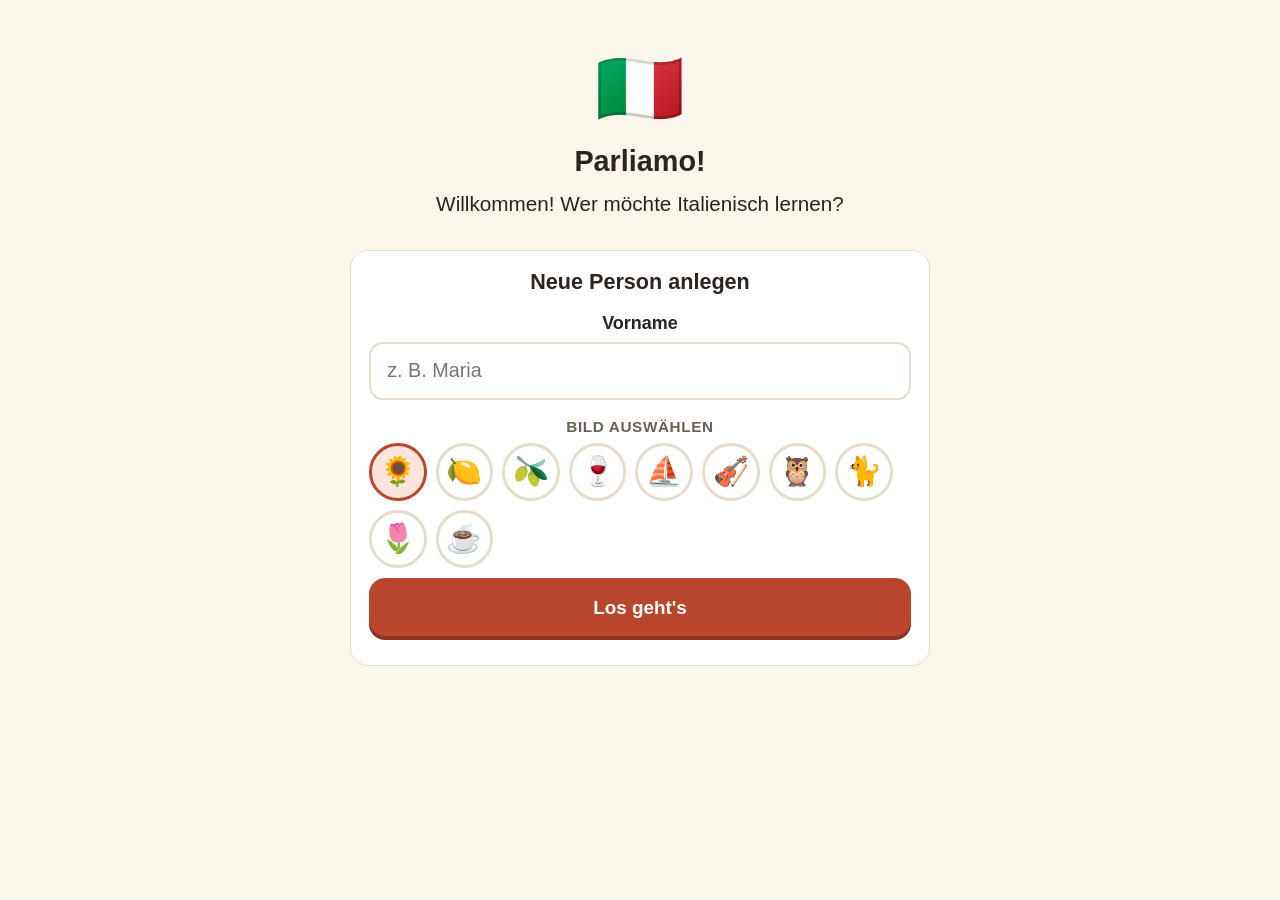
<file: index.html>
<!doctype html>
<html lang="de">
<head>
  <meta charset="utf-8">
  <meta name="viewport" content="width=device-width, initial-scale=1, viewport-fit=cover">
  <title>Parliamo! Italienisch lernen</title>
  <meta name="description" content="Italienisch lernen mit den eigenen Unterlagen aus dem Unterricht.">
  <meta name="theme-color" content="#fbf6ec">
  <meta name="apple-mobile-web-app-capable" content="yes">
  <meta name="mobile-web-app-capable" content="yes">
  <meta name="apple-mobile-web-app-title" content="Parliamo!">
  <meta name="apple-mobile-web-app-status-bar-style" content="default">
  <link rel="manifest" href="manifest.webmanifest">
  <link rel="apple-touch-icon" href="icons/icon-180.png">
  <link rel="icon" type="image/png" href="icons/icon-192.png">
  <link rel="stylesheet" href="css/style.css">
</head>
<body>
  <div id="app"></div>
  <noscript><p style="padding:2rem">Bitte JavaScript aktivieren, um die App zu nutzen.</p></noscript>
  <script type="module" src="js/app.js"></script>
</body>
</html>
</file>
<file: css/style.css>
:root {
  color-scheme: light;
  --bg: #fbf6ec; --card: #ffffff; --ink: #2b2420; --muted: #6b5f57; --line: #e6dccb;
  --primary: #b8452c; --primary-ink: #ffffff; --primary-dark: #8f3320;
  --green: #2f6b3c; --green-bg: #e3f1e2; --amber: #8a5a00; --amber-bg: #fdefd0;
  --accent-bg: #f3ead6; --sel: #fbe4dc; --radius: 18px;
}
* { box-sizing: border-box; -webkit-tap-highlight-color: transparent; }
html { font-size: 18px; -webkit-text-size-adjust: 100%; }
body { margin: 0; background: var(--bg); color: var(--ink); font-family: -apple-system, BlinkMacSystemFont, "Segoe UI", Roboto, sans-serif; line-height: 1.45; }
h1 { font-size: 1.6rem; margin: .2rem 0 .6rem; line-height: 1.2; }
h2 { font-size: 1.2rem; margin: 1rem 0 .4rem; line-height: 1.25; }
p { margin: .4rem 0; }
small { color: var(--muted); font-size: .85rem; }
button, input, select, textarea { font: inherit; color: inherit; }
button { cursor: pointer; }
:focus-visible { outline: 3px solid #1d5fa8; outline-offset: 2px; }

.page { max-width: 34rem; margin: 0 auto; padding-block: 1rem 6.5rem; padding-left: max(16px, env(safe-area-inset-left, 0px)); padding-right: max(16px, env(safe-area-inset-right, 0px)); }
.center { text-align: center; } .left { text-align: left; }
.muted { color: var(--muted); } .lead { font-size: 1.15rem; }
.label { font-size: .85rem; font-weight: 700; color: var(--muted); text-transform: uppercase; letter-spacing: .04em; margin: .9rem 0 .3rem; }
.row { display: flex; align-items: center; gap: .6rem; } .centerrow { justify-content: center; }
.grow { flex: 1; min-width: 0; } .stack { display: grid; gap: .6rem; margin: .8rem 0; }
.it { font-family: Georgia, "Times New Roman", serif; font-size: 1.2rem; } .xl { font-size: 1.9rem; margin: .2rem 0; }
.logo { font-size: 4rem; margin-top: 1rem; }

.card { background: var(--card); border: 1px solid var(--line); border-radius: var(--radius); padding: 1rem; margin: .9rem 0; }
.card h2:first-child, .card .label:first-child { margin-top: 0; }
.card.accent { background: var(--accent-bg); } .card.warn { background: var(--amber-bg); border-color: #e9cf95; }
.card.tap { cursor: pointer; }
details summary { cursor: pointer; font-weight: 600; padding: .5rem 0; min-height: 2.6rem; }

.btn { display: flex; align-items: center; justify-content: center; gap: .5rem; width: 100%; min-height: 3.2rem; padding: .7rem 1rem; margin: .6rem 0; border-radius: 16px; border: 2px solid transparent; font-weight: 700; font-size: 1.05rem; text-align: center; }
.btn.primary { background: var(--primary); color: var(--primary-ink); box-shadow: 0 4px 0 var(--primary-dark); }
.btn.primary:active { transform: translateY(3px); box-shadow: 0 1px 0 var(--primary-dark); }
.btn.ghost { background: var(--card); border-color: var(--line); }
.btn.danger { background: transparent; color: #a12a1c; border-color: #e2b7b0; }
.btn.huge { min-height: 4rem; font-size: 1.2rem; } .btn.big { min-height: 4.2rem; font-size: 1.3rem; justify-content: flex-start; }
.btn.slim { width: auto; min-height: 2.8rem; margin: 0; padding: .4rem .9rem; }
.btn:disabled { opacity: .45; box-shadow: none; }
.row .btn { margin: 0; }
.filebtn { position: relative; cursor: pointer; }
.filebtn input { position: absolute; inset: 0; opacity: 0; width: 100%; height: 100%; cursor: pointer; }
.back { background: none; border: 0; color: var(--primary); font-weight: 700; padding: .6rem .2rem; min-height: 2.8rem; }

label { display: block; font-weight: 600; margin: .8rem 0 .3rem; }
input[type=text], input[type=password], input[type=url], select, textarea { width: 100%; min-height: 3.2rem; padding: .7rem .9rem; border: 2px solid var(--line); border-radius: 14px; background: #fff; font-size: 1.1rem; }
textarea { min-height: 8rem; }

.top { display: flex; align-items: center; gap: .8rem; margin-bottom: .6rem; }
.top h1 { margin: 0; } .hello { margin: 0; color: var(--muted); } .top > div { flex: 1; }
.who { background: var(--card); border: 2px solid var(--line); border-radius: 50%; width: 3.4rem; height: 3.4rem; font-size: 1.7rem; }
.av { font-size: 1.6rem; }
.streak { background: var(--amber-bg); border-radius: 999px; padding: .5rem .9rem; font-weight: 800; font-size: 1.1rem; }
.goal { display: flex; align-items: center; gap: 1rem; } .goal h2 { margin: 0; }
.ring { --p: 0; width: 4.6rem; height: 4.6rem; flex: none; border-radius: 50%; display: grid; place-items: center; background: radial-gradient(closest-side, var(--card) 72%, transparent 73%), conic-gradient(var(--green) calc(var(--p) * 1%), var(--line) 0); }

.avatars { display: flex; flex-wrap: wrap; gap: .5rem; margin-bottom: .6rem; }
.avatar { width: 3.2rem; height: 3.2rem; font-size: 1.6rem; border-radius: 50%; border: 3px solid var(--line); background: #fff; }
.avatar.on { border-color: var(--primary); background: var(--sel); }

.unit { display: flex; align-items: center; gap: .8rem; width: 100%; text-align: left; background: var(--card); border: 1px solid var(--line); border-radius: var(--radius); padding: .8rem; margin: .5rem 0; min-height: 4.4rem; }
.unit b, .unit small { display: block; } .uemoji { font-size: 2rem; } .chev { font-size: 1.6rem; color: var(--muted); }
.bar { display: block; height: .45rem; background: var(--line); border-radius: 9px; margin-top: .35rem; overflow: hidden; }
.bar i { display: block; height: 100%; background: var(--green); }

.words { display: grid; gap: .4rem; }
.word { display: flex; align-items: center; gap: .5rem; background: var(--card); border: 1px solid var(--line); border-radius: 14px; padding-right: .7rem; }
.wbtn { display: flex; align-items: center; gap: .7rem; background: none; border: 0; text-align: left; padding: .6rem .7rem; min-height: 3.4rem; }
.wbtn b, .wbtn small { display: block; } .wemoji { font-size: 1.5rem; width: 2rem; text-align: center; }
.tag { font-style: normal; font-size: .7rem; background: var(--amber-bg); color: var(--amber); border-radius: 6px; padding: .1rem .35rem; font-weight: 700; }
.dots { display: flex; gap: .2rem; } .dots i { width: .55rem; height: .55rem; border-radius: 50%; background: var(--line); } .dots i.on { background: var(--green); }
.del { width: 2.6rem; height: 2.6rem; border-radius: 50%; border: 0; background: #f6dcd6; color: #a12a1c; font-weight: 800; }
.ex { padding: .4rem 0; border-top: 1px solid var(--line); margin-top: .4rem; }
.conj { width: 100%; border-collapse: collapse; } .conj td { padding: .25rem .2rem; border-top: 1px solid var(--line); } .conj td:first-child { color: var(--muted); width: 40%; }

.say { flex: none; width: 3rem; height: 3rem; border-radius: 50%; border: 0; background: var(--accent-bg); font-size: 1.3rem; }
.say.sm { width: 2.6rem; height: 2.6rem; font-size: 1.05rem; }
.say.giant { width: 6.5rem; height: 6.5rem; font-size: 3rem; background: var(--primary); box-shadow: 0 5px 0 var(--primary-dark); }

.thumbs { display: grid; grid-template-columns: repeat(3, 1fr); gap: .5rem; margin: .8rem 0; }
.thumb { position: relative; aspect-ratio: 3/4; border-radius: 12px; overflow: hidden; border: 1px solid var(--line); }
.thumb img { width: 100%; height: 100%; object-fit: cover; }
.thumb button { position: absolute; top: .2rem; right: .2rem; width: 2.4rem; height: 2.4rem; border-radius: 50%; border: 0; background: rgba(0,0,0,.7); color: #fff; font-weight: 800; }

.games { display: grid; grid-template-columns: 1fr 1fr; gap: .7rem; margin-top: .8rem; }
.game { background: var(--card); border: 1px solid var(--line); border-radius: var(--radius); padding: 1rem .6rem; min-height: 8rem; display: flex; flex-direction: column; align-items: center; gap: .2rem; text-align: center; }
.game span { font-size: 2.4rem; }

.tiles { display: grid; grid-template-columns: repeat(3, 1fr); gap: .5rem; margin: .8rem 0; }
.tile { background: var(--card); border: 1px solid var(--line); border-radius: 14px; padding: .7rem .3rem; text-align: center; }
.tile b { display: block; font-size: 1.25rem; } .tile small { display: block; line-height: 1.2; }
.chart { display: flex; align-items: flex-end; gap: .4rem; height: 9rem; }
.col { flex: 1; height: 100%; display: flex; flex-direction: column; justify-content: flex-end; align-items: center; gap: .15rem; }
.col i { width: 100%; min-height: 3px; background: #d9b9a6; border-radius: 6px 6px 0 0; } .col i.full { background: var(--green); }
.col .val { font-size: .75rem; color: var(--muted); }
.lvl { display: flex; gap: .3rem; } .lvl i { flex: 1; height: .8rem; border-radius: 6px; background: var(--line); } .lvl i.on { background: var(--primary); }
.badges { display: grid; grid-template-columns: 1fr 1fr; gap: .6rem; }
.badge { background: var(--card); border: 1px solid var(--line); border-radius: 14px; padding: .7rem; text-align: center; opacity: .5; filter: grayscale(1); }
.badge.on { opacity: 1; filter: none; background: var(--accent-bg); }
.badge span { font-size: 2rem; display: block; } .badge b, .badge small { display: block; line-height: 1.25; }

.seg { display: flex; gap: .3rem; flex-wrap: wrap; }
.seg button { flex: 1; min-height: 3rem; padding: .4rem .5rem; border-radius: 12px; border: 2px solid var(--line); background: #fff; font-weight: 600; }
.seg button.on { background: var(--primary); border-color: var(--primary); color: #fff; }
.status { font-weight: 700; color: var(--amber); } .status.ok { color: var(--green); }

.tabbar { position: fixed; left: 0; right: 0; bottom: 0; display: flex; background: var(--card); border-top: 1px solid var(--line); padding-bottom: env(safe-area-inset-bottom); z-index: 5; }
.tabbar button { flex: 1; background: none; border: 0; padding: .5rem 0 .45rem; font-size: .72rem; font-weight: 600; color: var(--muted); display: flex; flex-direction: column; align-items: center; min-height: 3.6rem; }
.tabbar span { font-size: 1.45rem; line-height: 1.2; filter: grayscale(.6); opacity: .75; }
.tabbar .on { color: var(--primary); } .tabbar .on span { filter: none; opacity: 1; }

/* Lerneinheit */
.session { padding-bottom: 7rem; }
.shead { display: flex; align-items: center; gap: .7rem; margin-bottom: 1rem; }
.close { width: 2.8rem; height: 2.8rem; border-radius: 50%; border: 0; background: var(--accent-bg); font-size: 1.1rem; flex: none; }
.pbar { flex: 1; height: .9rem; background: var(--line); border-radius: 9px; overflow: hidden; }
.pbar i { display: block; height: 100%; background: var(--green); border-radius: 9px; transition: width .3s; }
.task { font-weight: 700; color: var(--muted); margin: 0 0 .6rem; }
.prompt { display: flex; align-items: center; gap: .7rem; background: var(--card); border: 1px solid var(--line); border-radius: var(--radius); padding: 1rem; margin-bottom: 1rem; min-height: 5rem; }
.prompt.col { flex-direction: column; text-align: center; } .prompt h2 { margin: 0; flex: 1; font-size: 1.3rem; } .prompt h2.xl { font-size: 1.8rem; }
.pemoji { font-size: 2.6rem; }
.opts { display: grid; gap: .6rem; }
.opt { width: 100%; min-height: 3.6rem; padding: .6rem .9rem; border-radius: 16px; border: 2px solid var(--line); background: var(--card); font-size: 1.1rem; font-weight: 600; text-align: left; box-shadow: 0 3px 0 var(--line); color: var(--ink); }
.opt.sel { border-color: var(--primary); background: var(--sel); box-shadow: 0 3px 0 var(--primary); }
.opt.good { border-color: var(--green); background: var(--green-bg); box-shadow: none; opacity: 1; }
.opt.bad { border-color: #c98a1a; background: var(--amber-bg); box-shadow: none; }
.opt:disabled { opacity: .85; }
.gap { display: inline-block; min-width: 4.5rem; border-bottom: 3px solid var(--primary); margin: 0 .25rem; text-align: center; color: var(--primary); font-weight: 700; }
.gap.filled { color: var(--green); border-color: var(--green); }
.answer { text-align: center; font-size: 1.35rem !important; font-family: Georgia, serif; }
.accents { display: flex; gap: .4rem; margin-top: .6rem; }
.accents button { flex: 1; min-height: 3rem; border-radius: 12px; border: 2px solid var(--line); background: #fff; font-size: 1.2rem; }
.line { min-height: 4.4rem; border-bottom: 2px solid var(--line); border-top: 2px solid var(--line); padding: .6rem 0; margin-bottom: 1rem; display: flex; flex-wrap: wrap; gap: .5rem; align-items: center; }
.bank { display: flex; flex-wrap: wrap; gap: .5rem; justify-content: center; }
.tok { min-height: 3rem; padding: .4rem .9rem; border-radius: 12px; border: 2px solid var(--line); background: var(--card); font-size: 1.15rem; font-family: Georgia, serif; box-shadow: 0 3px 0 var(--line); color: var(--ink); }
.tok.used { opacity: .25; box-shadow: none; }
.matchgrid { display: grid; grid-template-columns: 1fr 1fr; gap: .6rem; } .matchgrid > div { display: grid; gap: .6rem; align-content: start; }
.matchgrid .opt { font-size: 1rem; padding: .5rem .6rem; min-height: 3.8rem; }
.flash { background: var(--card); border: 1px solid var(--line); border-radius: var(--radius); padding: 1.2rem 1rem; text-align: center; }
.flash.left { text-align: left; } .femoji { font-size: 4.5rem; line-height: 1.1; } .de { font-size: 1.25rem; font-weight: 600; }
.example { background: var(--accent-bg); border-radius: 14px; padding: .7rem; margin-top: 1rem; text-align: left; }
.story { font-size: 1.25rem; line-height: 1.6; }
.mic { width: 5.5rem; height: 5.5rem; border-radius: 50%; border: 0; background: var(--primary); font-size: 2.4rem; margin-top: .8rem; box-shadow: 0 5px 0 var(--primary-dark); }
.mic.on { background: var(--green); box-shadow: 0 0 0 .6rem var(--green-bg); }
.sfoot { position: fixed; left: 0; right: 0; bottom: 0; padding: .6rem 1rem calc(.6rem + env(safe-area-inset-bottom)); background: linear-gradient(transparent, var(--bg) 30%); }
.sfoot .btn { max-width: 32rem; margin: 0 auto; }
.feedback { position: fixed; left: 0; right: 0; bottom: 0; padding: 1rem 1rem calc(1rem + env(safe-area-inset-bottom)); border-radius: 22px 22px 0 0; z-index: 6; box-shadow: 0 -6px 24px rgba(0,0,0,.12); max-height: 70vh; overflow: auto; }
.feedback > * { max-width: 32rem; margin-left: auto; margin-right: auto; }
.feedback h2 { margin-top: 0; }
.feedback.ok { background: var(--green-bg); } .feedback.ok h2 { color: var(--green); }
.feedback.no { background: var(--amber-bg); } .feedback.no h2 { color: var(--amber); }
.feedback .row { margin-top: .7rem; }
.aiexp { background: rgba(255,255,255,.7); border-radius: 12px; padding: .6rem; }

.memory { display: grid; grid-template-columns: repeat(3, 1fr); gap: .5rem; margin: 1rem 0; }
.mcard { aspect-ratio: 1; border-radius: 14px; border: 2px solid var(--primary-dark); background: var(--primary); color: #fff; font-size: 1.6rem; font-weight: 700; padding: .2rem; overflow-wrap: anywhere; }
.mcard.open { background: var(--card); color: var(--ink); border-color: var(--line); font-size: .95rem; }
.mcard.open.mit { font-family: Georgia, serif; font-size: 1.05rem; background: var(--accent-bg); }
.mcard.found { background: var(--green-bg); border-color: var(--green); }

.summary .confetti { font-size: 1.6rem; letter-spacing: .3rem; overflow: hidden; white-space: nowrap; animation: drift 6s linear infinite alternate; }
@keyframes drift { from { transform: translateX(-8%); } to { transform: translateX(8%); } }

.toast { position: fixed; left: 1rem; right: 1rem; top: calc(1rem + env(safe-area-inset-top)); max-width: 30rem; margin: 0 auto; background: #2b2420; color: #fff; padding: .9rem 1rem; border-radius: 14px; z-index: 20; font-weight: 600; box-shadow: 0 6px 20px rgba(0,0,0,.25); }
#busy, #confirm { position: fixed; inset: 0; background: rgba(43,36,32,.6); display: grid; place-items: center; z-index: 30; padding: 1.5rem; }
.busy-box { background: var(--card); border-radius: 22px; padding: 1.6rem; text-align: center; max-width: 24rem; }
.busy-box p:first-of-type { font-weight: 700; font-size: 1.15rem; }
.spinner { width: 3.4rem; height: 3.4rem; margin: 0 auto 1rem; border-radius: 50%; border: .45rem solid var(--line); border-top-color: var(--primary); animation: spin 1s linear infinite; }
@keyframes spin { to { transform: rotate(360deg); } }
@media (prefers-reduced-motion: reduce) { .spinner, .summary .confetti { animation-duration: 0s; animation-iteration-count: 1; } .pbar i { transition: none; } }

.steps { padding-left: 1.3rem; margin: .4rem 0 .8rem; } .steps li { margin: .35rem 0; }
#promptbox { font-size: .8rem; min-height: 6rem; }
</file>
